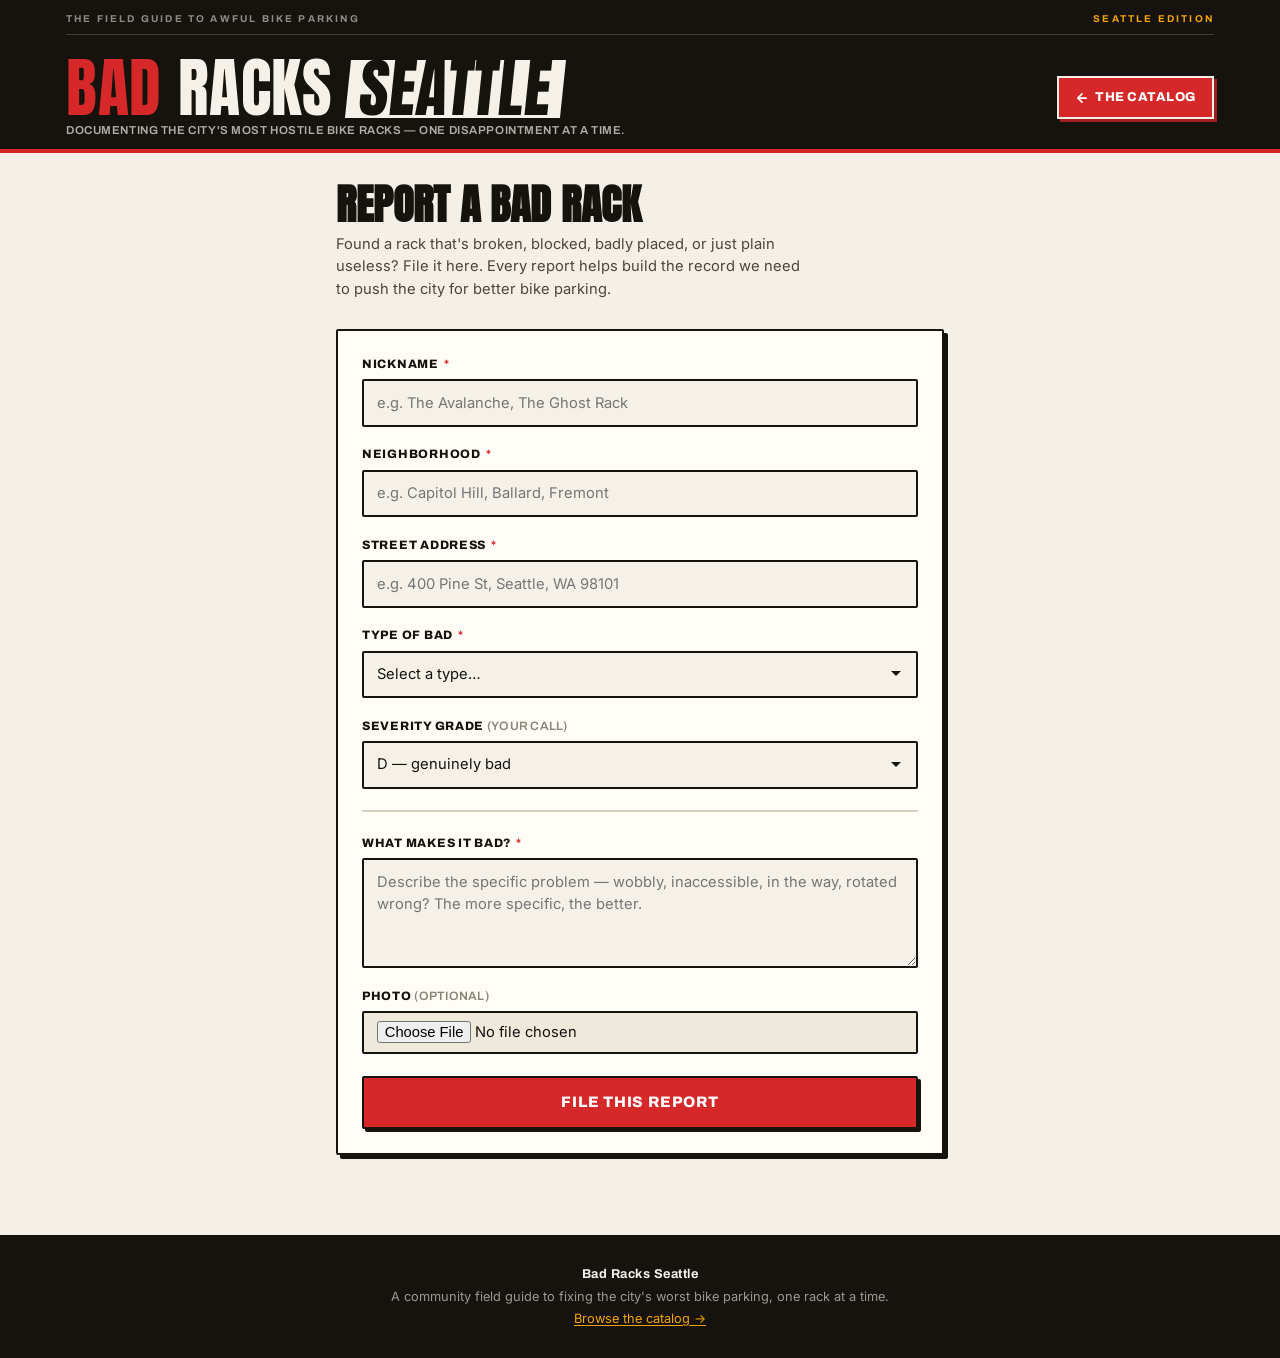
<file: submit.html>
<!DOCTYPE html>
<html lang="en">
<head>
  <meta charset="UTF-8" />
  <meta name="viewport" content="width=device-width, initial-scale=1.0" />
  <meta name="description" content="Report a bad bike rack to the Bad Racks Seattle field guide." />
  <meta name="theme-color" content="#16130f" />
  <title>Report a Rack — Bad Racks Seattle</title>

  <link rel="preconnect" href="https://fonts.googleapis.com" />
  <link rel="preconnect" href="https://fonts.gstatic.com" crossorigin />
  <link rel="stylesheet" href="style.css" />
</head>
<body>

  <!-- ── Masthead ── -->
  <header class="masthead">
    <div class="masthead-inner">
      <p class="dateline">
        <span>The Field Guide to Awful Bike Parking</span>
        <span class="edition">Seattle Edition</span>
      </p>
      <div class="nameplate">
        <a href="index.html" aria-label="Bad Racks Seattle — home">
          <h1><span class="bad">Bad</span> Racks <span class="city">Seattle</span></h1>
        </a>
        <p class="tagline">Documenting the city's most hostile bike racks — one disappointment at a time.</p>
      </div>
      <a href="index.html" class="btn-submit-nav" aria-label="Back to the catalog">
        <svg width="14" height="14" viewBox="0 0 24 24" fill="none" stroke="currentColor" stroke-width="3" stroke-linecap="round" stroke-linejoin="round" aria-hidden="true">
          <line x1="19" y1="12" x2="5" y2="12" /><polyline points="12 19 5 12 12 5" />
        </svg>
        The Catalog
      </a>
    </div>
  </header>

  <main class="submit-container">
    <h2 class="page-title">Report a Bad Rack</h2>
    <p class="intro">Found a rack that's broken, blocked, badly placed, or just plain useless? File it here. Every report helps build the record we need to push the city for better bike parking.</p>

    <div id="form-wrapper">
      <form class="form-card" id="submit-form" novalidate>

        <div class="form-group">
          <label for="nickname">Nickname <span class="required" aria-hidden="true">*</span></label>
          <input type="text" id="nickname" name="nickname" required placeholder="e.g. The Avalanche, The Ghost Rack" maxlength="80" autocomplete="off" />
        </div>

        <div class="form-group">
          <label for="neighborhood">Neighborhood <span class="required" aria-hidden="true">*</span></label>
          <input type="text" id="neighborhood" name="neighborhood" required placeholder="e.g. Capitol Hill, Ballard, Fremont" maxlength="80" autocomplete="off" />
        </div>

        <div class="form-group">
          <label for="address">Street Address <span class="required" aria-hidden="true">*</span></label>
          <input type="text" id="address" name="address" required placeholder="e.g. 400 Pine St, Seattle, WA 98101" maxlength="200" autocomplete="street-address" />
        </div>

        <div class="form-group">
          <label for="type">Type of Bad <span class="required" aria-hidden="true">*</span></label>
          <select id="type" name="type" required>
            <option value="" disabled selected>Select a type…</option>
            <option value="Wave Rack">Wave Rack — slides bikes into each other</option>
            <option value="Staple Too Loose">Staple Too Loose — wobbly or badly anchored</option>
            <option value="Wrong Orientation">Wrong Orientation — installed sideways or backwards</option>
            <option value="Blocked">Blocked — obstructed by signs, furniture, or vehicles</option>
            <option value="Inaccessible">Inaccessible — locked gate, wrong hours, unreachable</option>
            <option value="Sidewalk Obstacle">Sidewalk Obstacle — blocks pedestrian flow</option>
            <option value="Other">Other</option>
          </select>
        </div>

        <div class="form-group">
          <label for="grade">Severity Grade <span class="opt">(your call)</span></label>
          <select id="grade" name="grade">
            <option value="C-">C- — mildly annoying</option>
            <option value="D" selected>D — genuinely bad</option>
            <option value="D-">D- — barely usable</option>
            <option value="F">F — actively hostile</option>
          </select>
        </div>

        <hr class="form-divider" />

        <div class="form-group">
          <label for="description">What makes it bad? <span class="required" aria-hidden="true">*</span></label>
          <textarea id="description" name="description" required placeholder="Describe the specific problem — wobbly, inaccessible, in the way, rotated wrong? The more specific, the better." maxlength="1000"></textarea>
        </div>

        <div class="form-group">
          <label for="photo">Photo <span class="opt">(optional)</span></label>
          <input type="file" id="photo" name="photo" accept="image/*" capture="environment" />
        </div>

        <button type="submit" class="btn-submit-form">File This Report</button>
      </form>
    </div>

    <div id="thanks-message" role="alert" aria-live="polite">
      <div class="thanks-icon" aria-hidden="true">🚲</div>
      <h3>Report filed</h3>
      <p>We got it. We'll review your submission and add it to the catalog soon. Seattle's cyclists thank you.</p>
      <a href="index.html" class="btn-back">
        <svg width="14" height="14" viewBox="0 0 24 24" fill="none" stroke="currentColor" stroke-width="2.5" stroke-linecap="round" stroke-linejoin="round" aria-hidden="true">
          <line x1="19" y1="12" x2="5" y2="12" /><polyline points="12 19 5 12 12 5" />
        </svg>
        Back to the Catalog
      </a>
    </div>
  </main>

  <footer class="site-footer">
    <p><strong>Bad Racks Seattle</strong></p>
    <p>A community field guide to fixing the city's worst bike parking, one rack at a time.</p>
    <p><a href="index.html">Browse the catalog →</a></p>
  </footer>

  <script>
    (function () {
      var form = document.getElementById('submit-form');
      var wrapper = document.getElementById('form-wrapper');
      var thanks = document.getElementById('thanks-message');

      form.addEventListener('submit', function (e) {
        e.preventDefault();
        var required = form.querySelectorAll('[required]');
        var ok = true;
        required.forEach(function (field) {
          if (!field.value.trim()) {
            ok = false;
            field.style.boxShadow = '0 0 0 2px var(--accent)';
            field.addEventListener('input', function () { field.style.boxShadow = ''; }, { once: true });
          }
        });
        if (!ok) { required[0].focus(); return; }

        wrapper.style.display = 'none';
        thanks.style.display = 'block';
        window.scrollTo({ top: 0, behavior: 'smooth' });
      });
    })();
  </script>

</body>
</html>
</file>
<file: style.css>
/* ===================================================================
   Bad Racks Seattle — editorial / civic-zine theme
   Type: Anton (display), Archivo (headlines), Inter (body)
   =================================================================== */

@import url('https://fonts.googleapis.com/css2?family=Anton&family=Archivo:wght@500;600;700;800&family=Inter:wght@400;500;600;700&display=swap');

/* ── Custom properties ── */
:root {
  --paper:        #f5f1e8;   /* newsprint background */
  --paper-2:      #efe9dc;   /* slightly darker panel */
  --card:         #fffdf7;   /* card stock */
  --ink:          #16130f;   /* near-black */
  --ink-soft:     #4a463e;   /* muted ink */
  --ink-faint:    #8a8478;   /* faintest text */
  --accent:       #d62828;   /* alarm red */
  --accent-dark:  #a31f1f;
  --amber:        #f4a300;   /* caution */
  --rule:         #16130f;   /* heavy rule color */
  --hairline:     #d8d0bf;   /* light divider */

  --grade-f:      #d62828;
  --grade-d:      #e8590c;
  --grade-c:      #c79100;

  --shadow:       4px 4px 0 var(--ink);
  --shadow-sm:    3px 3px 0 var(--ink);
  --radius:       2px;
  --t:            .18s ease;

  --maxw:         1180px;
}

/* ── Reset ── */
*, *::before, *::after { box-sizing: border-box; margin: 0; padding: 0; }

html { -webkit-text-size-adjust: 100%; }

body {
  font-family: 'Inter', system-ui, -apple-system, sans-serif;
  font-size: 16px;
  line-height: 1.55;
  color: var(--ink);
  background: var(--paper);
  background-image:
    repeating-linear-gradient(0deg, rgba(0,0,0,.012) 0 1px, transparent 1px 3px);
  min-height: 100vh;
  display: flex;
  flex-direction: column;
  -webkit-font-smoothing: antialiased;
}

img, svg { display: block; max-width: 100%; }
a { color: inherit; text-decoration: none; }
button, input, select, textarea { font: inherit; color: inherit; }

/* ── Masthead ── */
.masthead {
  background: var(--ink);
  color: var(--paper);
  border-bottom: 4px solid var(--accent);
}

.masthead-inner {
  max-width: var(--maxw);
  margin: 0 auto;
  padding: .7rem 1rem .85rem;
  display: flex;
  align-items: flex-end;
  justify-content: space-between;
  gap: 1rem;
  flex-wrap: wrap;
}

.dateline {
  width: 100%;
  display: flex;
  justify-content: space-between;
  align-items: center;
  font-family: 'Archivo', sans-serif;
  font-size: .62rem;
  font-weight: 700;
  letter-spacing: .22em;
  text-transform: uppercase;
  color: rgba(245,241,232,.55);
  border-bottom: 1px solid rgba(245,241,232,.18);
  padding-bottom: .45rem;
  margin-bottom: .55rem;
}
.dateline .edition { color: var(--amber); }

.nameplate { line-height: .9; }
.nameplate a { display: block; }
.nameplate h1 {
  font-family: 'Anton', sans-serif;
  font-weight: 400;
  font-size: clamp(2.1rem, 9vw, 4rem);
  letter-spacing: .01em;
  text-transform: uppercase;
}
.nameplate h1 .bad { color: var(--accent); }
.nameplate h1 .city {
  display: inline-block;
  background: var(--paper);
  color: var(--ink);
  padding: 0 .18em;
  transform: skew(-6deg);
}
.tagline {
  font-family: 'Archivo', sans-serif;
  font-size: .72rem;
  font-weight: 600;
  letter-spacing: .05em;
  color: rgba(245,241,232,.7);
  margin-top: .5rem;
  text-transform: uppercase;
}

.btn-submit-nav {
  display: inline-flex;
  align-items: center;
  gap: .4rem;
  background: var(--accent);
  color: #fff;
  font-family: 'Archivo', sans-serif;
  font-size: .8rem;
  font-weight: 800;
  letter-spacing: .04em;
  text-transform: uppercase;
  padding: .6rem 1rem;
  border: 2px solid var(--paper);
  box-shadow: 3px 3px 0 var(--accent-dark);
  cursor: pointer;
  transition: transform var(--t), box-shadow var(--t);
  white-space: nowrap;
  align-self: center;
}
.btn-submit-nav:hover { transform: translate(-1px,-1px); box-shadow: 4px 4px 0 var(--accent-dark); }
.btn-submit-nav:active { transform: translate(2px,2px); box-shadow: 1px 1px 0 var(--accent-dark); }

/* ── Toolbar (search + view toggle + chips) ── */
.toolbar {
  position: sticky;
  top: 0;
  z-index: 500;
  background: var(--paper-2);
  border-bottom: 3px solid var(--ink);
}
.toolbar-inner {
  max-width: var(--maxw);
  margin: 0 auto;
  padding: .75rem 1rem;
}

.toolbar-row {
  display: flex;
  gap: .6rem;
  align-items: stretch;
}

.search-wrapper { position: relative; flex: 1; }
.search-icon {
  position: absolute; left: .8rem; top: 50%; transform: translateY(-50%);
  width: 18px; height: 18px; color: var(--ink-faint); pointer-events: none;
}
#search-input {
  width: 100%;
  padding: .65rem .8rem .65rem 2.5rem;
  background: var(--card);
  border: 2px solid var(--ink);
  border-radius: var(--radius);
  font-size: .92rem;
  font-weight: 500;
  outline: none;
  transition: box-shadow var(--t);
}
#search-input::placeholder { color: var(--ink-faint); }
#search-input:focus { box-shadow: var(--shadow-sm); }

/* view toggle */
.view-toggle {
  display: inline-flex;
  border: 2px solid var(--ink);
  border-radius: var(--radius);
  overflow: hidden;
  background: var(--card);
  flex-shrink: 0;
}
.view-toggle button {
  display: inline-flex; align-items: center; gap: .35rem;
  padding: 0 .85rem;
  font-family: 'Archivo', sans-serif;
  font-size: .78rem; font-weight: 700; letter-spacing: .03em;
  text-transform: uppercase;
  background: transparent; border: none; cursor: pointer;
  color: var(--ink-soft);
  transition: background var(--t), color var(--t);
}
.view-toggle button + button { border-left: 2px solid var(--ink); }
.view-toggle button svg { width: 16px; height: 16px; }
.view-toggle button[aria-pressed="true"] { background: var(--ink); color: var(--paper); }
.view-toggle .label-text { display: none; }

/* filter chips */
.chips {
  display: flex;
  gap: .45rem;
  margin-top: .7rem;
  overflow-x: auto;
  padding-bottom: .15rem;
  -webkit-overflow-scrolling: touch;
  scrollbar-width: none;
}
.chips::-webkit-scrollbar { display: none; }
.chip {
  flex-shrink: 0;
  font-family: 'Archivo', sans-serif;
  font-size: .74rem; font-weight: 700; letter-spacing: .02em;
  text-transform: uppercase;
  padding: .38rem .8rem;
  background: var(--card);
  border: 2px solid var(--ink);
  border-radius: 999px;
  cursor: pointer;
  white-space: nowrap;
  transition: background var(--t), color var(--t), transform var(--t);
}
.chip:hover { transform: translateY(-1px); }
.chip[aria-pressed="true"] { background: var(--ink); color: var(--paper); }
.chip .chip-count { opacity: .55; margin-left: .3rem; font-weight: 600; }

/* ── Main ── */
.main-content {
  flex: 1;
  max-width: var(--maxw);
  width: 100%;
  margin: 0 auto;
  padding: 1.25rem 1rem 3rem;
}

.results-bar {
  display: flex;
  align-items: baseline;
  justify-content: space-between;
  gap: .5rem;
  border-bottom: 2px solid var(--ink);
  padding-bottom: .5rem;
  margin-bottom: 1.25rem;
}
.rack-count {
  font-family: 'Archivo', sans-serif;
  font-size: .8rem; font-weight: 700; letter-spacing: .05em;
  text-transform: uppercase; color: var(--ink-soft);
}
.rack-count strong { color: var(--accent); }
.section-kicker {
  font-family: 'Archivo', sans-serif;
  font-size: .68rem; font-weight: 800; letter-spacing: .18em;
  text-transform: uppercase; color: var(--ink-faint);
}

/* ── Grid ── */
.rack-grid {
  display: grid;
  grid-template-columns: 1fr;
  gap: 1.25rem;
}
@media (min-width: 620px)  { .rack-grid { grid-template-columns: repeat(2, 1fr); } }
@media (min-width: 1000px) { .rack-grid { grid-template-columns: repeat(3, 1fr); } }

/* ── Card ── */
.rack-card {
  background: var(--card);
  border: 2px solid var(--ink);
  border-radius: var(--radius);
  box-shadow: var(--shadow);
  display: flex;
  flex-direction: column;
  overflow: hidden;
  transition: transform var(--t), box-shadow var(--t);
}
.rack-card:hover { transform: translate(-2px,-2px); box-shadow: 6px 6px 0 var(--ink); }

/* card hero = static map thumbnail with overlaid pin */
.card-map {
  position: relative;
  height: 150px;
  overflow: hidden;
  background: var(--paper-2);
  border-bottom: 2px solid var(--ink);
}
.card-tile {
  width: 100%;
  height: 100%;
  object-fit: cover;
  display: block;
  background: var(--paper-2);
}
/* fallback shown only if the map image fails to load */
.map-fallback {
  position: absolute; inset: 0;
  display: none;
  flex-direction: column; align-items: center; justify-content: center; gap: .15rem;
  background:
    repeating-linear-gradient(45deg, var(--paper-2) 0 10px, var(--paper) 10px 20px);
  text-align: center; padding: .5rem;
}
.map-fallback .mf-hood {
  font-family: 'Archivo', sans-serif; font-weight: 800; font-size: .95rem;
  text-transform: uppercase; letter-spacing: .03em; color: var(--ink);
}
.map-fallback .mf-coord {
  font-family: 'Archivo', sans-serif; font-size: .68rem; font-weight: 600;
  letter-spacing: .06em; color: var(--ink-faint);
}
.card-map.map-failed .card-tile,
.card-map.map-failed .map-pin { display: none; }
.card-map.map-failed .map-fallback { display: flex; }

/* center pin marking the rack's exact location */
.map-pin {
  position: absolute; left: 50%; top: 50%;
  transform: translate(-50%, -100%);
  width: 30px; height: 30px;
  color: var(--accent);
  filter: drop-shadow(0 2px 2px rgba(0,0,0,.35));
  pointer-events: none;
}
.map-pin svg { width: 100%; height: 100%; }

/* grade stamp overlaid on hero */
.grade-stamp {
  position: absolute;
  top: .55rem; left: .55rem;
  z-index: 600;             /* above leaflet panes */
  width: 46px; height: 46px;
  display: flex; align-items: center; justify-content: center;
  font-family: 'Anton', sans-serif;
  font-size: 1.45rem;
  color: #fff;
  background: var(--grade-f);
  border: 2px solid var(--ink);
  border-radius: 50%;
  box-shadow: var(--shadow-sm);
  transform: rotate(-8deg);
  letter-spacing: .02em;
}
.grade-stamp[data-g="D"] { background: var(--grade-d); }
.grade-stamp[data-g="C"] { background: var(--grade-c); }

/* card body */
.card-body { padding: .85rem .9rem 1rem; display: flex; flex-direction: column; flex: 1; }

.badge {
  align-self: flex-start;
  font-family: 'Archivo', sans-serif;
  font-size: .64rem; font-weight: 800; letter-spacing: .1em;
  text-transform: uppercase;
  padding: .25rem .55rem;
  background: var(--amber);
  color: var(--ink);
  border: 1.5px solid var(--ink);
  border-radius: var(--radius);
  margin-bottom: .5rem;
}

.card-title {
  font-family: 'Archivo', sans-serif;
  font-weight: 800;
  font-size: 1.35rem;
  line-height: 1.05;
  letter-spacing: -.01em;
  margin-bottom: .4rem;
}

.card-location {
  font-size: .8rem;
  color: var(--ink-soft);
  display: flex;
  align-items: baseline;
  gap: .35rem;
  margin-bottom: .55rem;
}
.card-location .pin { color: var(--accent); flex-shrink: 0; }
.card-location .neighborhood { font-weight: 700; color: var(--ink); }
.card-location .address { color: var(--ink-faint); }

.card-description {
  font-size: .9rem;
  line-height: 1.5;
  color: var(--ink-soft);
  flex-grow: 1;
  padding-top: .15rem;
}

.card-actions { margin-top: .85rem; }
.btn-map {
  display: flex; align-items: center; justify-content: center; gap: .4rem;
  width: 100%;
  padding: .6rem;
  font-family: 'Archivo', sans-serif;
  font-size: .8rem; font-weight: 800; letter-spacing: .05em; text-transform: uppercase;
  background: var(--ink);
  color: var(--paper);
  border: 2px solid var(--ink);
  border-radius: var(--radius);
  cursor: pointer;
  transition: background var(--t), color var(--t);
}
.btn-map svg { width: 15px; height: 15px; }
.btn-map:hover { background: var(--accent); border-color: var(--accent); color: #fff; }

/* ── Map view ── */
#map-view { display: none; }
#map-view.active { display: block; }
.rack-grid.hidden { display: none; }

#fullmap {
  height: min(72vh, 640px);
  width: 100%;
  border: 2px solid var(--ink);
  border-radius: var(--radius);
  box-shadow: var(--shadow);
  background: var(--paper-2);
}
.map-unavailable {
  height: 100%;
  display: flex; align-items: center; justify-content: center;
  text-align: center; padding: 2rem;
  font-size: .95rem; color: var(--ink-soft);
}

/* leaflet popup styled to match */
.leaflet-popup-content-wrapper {
  border-radius: var(--radius);
  border: 2px solid var(--ink);
  box-shadow: var(--shadow-sm);
}
.leaflet-popup-content { margin: .6rem .8rem; }
.popup-grade {
  font-family: 'Anton', sans-serif;
  font-size: 1rem; color: #fff; background: var(--accent);
  padding: 0 .35rem; border-radius: 2px; margin-right: .35rem;
}
.popup-title { font-family: 'Archivo', sans-serif; font-weight: 800; font-size: 1rem; }
.popup-type { font-size: .75rem; color: var(--ink-soft); text-transform: uppercase; letter-spacing: .05em; font-weight: 600; margin-top: .2rem; }
.popup-link { display:inline-block; margin-top:.4rem; font-weight:700; color: var(--accent); text-decoration: underline; }

/* custom marker pin (divIcon) */
.rack-pin {
  width: 26px; height: 26px;
  display: flex; align-items: center; justify-content: center;
  font-family: 'Anton', sans-serif; font-size: .8rem; color:#fff;
  background: var(--accent);
  border: 2px solid var(--ink);
  border-radius: 50% 50% 50% 0;
  transform: rotate(-45deg);
  box-shadow: 1px 1px 0 rgba(0,0,0,.3);
}
.rack-pin span { transform: rotate(45deg); }
.rack-pin[data-g="D"] { background: var(--grade-d); }
.rack-pin[data-g="C"] { background: var(--grade-c); }

/* ── No results ── */
.no-results {
  grid-column: 1 / -1;
  text-align: center;
  padding: 3.5rem 1.5rem;
  border: 2px dashed var(--ink);
  border-radius: var(--radius);
}
.no-results .big {
  font-family: 'Anton', sans-serif; font-size: 1.6rem; text-transform: uppercase; margin-bottom: .3rem;
}
.no-results p { color: var(--ink-soft); font-size: .9rem; }
.no-results button {
  margin-top: 1rem;
  font-family: 'Archivo', sans-serif; font-weight: 800; font-size: .78rem;
  text-transform: uppercase; letter-spacing: .05em;
  padding: .5rem 1rem; background: var(--ink); color: var(--paper);
  border: 2px solid var(--ink); border-radius: var(--radius); cursor: pointer;
}

/* ── Footer ── */
.site-footer {
  background: var(--ink);
  color: rgba(245,241,232,.6);
  padding: 1.75rem 1rem;
  margin-top: auto;
  text-align: center;
  font-size: .8rem;
  line-height: 1.7;
}
.site-footer strong { color: var(--paper); font-family: 'Archivo', sans-serif; letter-spacing: .04em; }
.site-footer a { color: var(--amber); text-decoration: underline; text-underline-offset: 2px; }
.site-footer .attrib { display:block; margin-top:.6rem; font-size:.68rem; color: rgba(245,241,232,.4); }

/* ===================================================================
   Submit page
   =================================================================== */
.submit-container { max-width: 640px; margin: 2rem auto; padding: 0 1rem 3rem; width: 100%; }
.submit-container .page-title {
  font-family: 'Anton', sans-serif; font-size: clamp(1.8rem, 7vw, 2.6rem);
  text-transform: uppercase; line-height: .95; margin-bottom: .5rem;
}
.submit-container .intro { color: var(--ink-soft); font-size: .92rem; margin-bottom: 1.75rem; max-width: 52ch; }

.form-card {
  background: var(--card);
  border: 2px solid var(--ink);
  border-radius: var(--radius);
  box-shadow: var(--shadow);
  padding: 1.5rem;
}
.form-group { display: flex; flex-direction: column; gap: .35rem; margin-bottom: 1.15rem; }
.form-group:last-of-type { margin-bottom: 0; }
.form-group label {
  font-family: 'Archivo', sans-serif; font-size: .76rem; font-weight: 800;
  letter-spacing: .06em; text-transform: uppercase;
}
.form-group label .required { color: var(--accent); margin-left: 2px; }
.form-group label .opt { color: var(--ink-faint); font-weight: 600; letter-spacing: .02em; }

.form-group input[type="text"],
.form-group input[type="file"],
.form-group textarea,
.form-group select {
  width: 100%;
  padding: .65rem .8rem;
  background: var(--paper);
  border: 2px solid var(--ink);
  border-radius: var(--radius);
  font-size: .92rem;
  outline: none;
  transition: box-shadow var(--t), background var(--t);
  -webkit-appearance: none; appearance: none;
}
.form-group input[type="file"] { padding: .5rem .8rem; cursor: pointer; background: var(--paper-2); }
.form-group select {
  background-image: url("data:image/svg+xml,%3Csvg xmlns='http://www.w3.org/2000/svg' width='12' height='12' viewBox='0 0 12 12'%3E%3Cpath fill='%2316130f' d='M6 8 1 3h10z'/%3E%3C/svg%3E");
  background-repeat: no-repeat; background-position: right .85rem center; padding-right: 2.4rem;
}
.form-group textarea { resize: vertical; min-height: 110px; }
.form-group input:focus, .form-group textarea:focus, .form-group select:focus {
  background: #fff; box-shadow: var(--shadow-sm);
}
.form-divider { border: none; border-top: 2px solid var(--hairline); margin: 1.35rem 0; }

.btn-submit-form {
  display: block; width: 100%;
  margin-top: 1.4rem;
  padding: .8rem;
  font-family: 'Archivo', sans-serif; font-size: .95rem; font-weight: 800;
  letter-spacing: .05em; text-transform: uppercase;
  background: var(--accent); color: #fff;
  border: 2px solid var(--ink); border-radius: var(--radius);
  box-shadow: var(--shadow-sm); cursor: pointer;
  transition: transform var(--t), box-shadow var(--t);
}
.btn-submit-form:hover { transform: translate(-1px,-1px); box-shadow: var(--shadow); }
.btn-submit-form:active { transform: translate(2px,2px); box-shadow: 1px 1px 0 var(--ink); }

#thanks-message {
  display: none; text-align: center; padding: 2.5rem 1.5rem;
  background: var(--card); border: 2px solid var(--ink); border-radius: var(--radius); box-shadow: var(--shadow);
}
.thanks-icon { font-size: 2.75rem; margin-bottom: .75rem; }
#thanks-message h3 { font-family: 'Anton', sans-serif; font-size: 1.6rem; text-transform: uppercase; margin-bottom: .4rem; }
#thanks-message p { color: var(--ink-soft); font-size: .9rem; margin-bottom: 1.4rem; }
.btn-back {
  display: inline-flex; align-items: center; gap: .4rem;
  font-family: 'Archivo', sans-serif; font-weight: 800; font-size: .8rem;
  letter-spacing: .05em; text-transform: uppercase;
  background: var(--ink); color: var(--paper);
  padding: .6rem 1.1rem; border: 2px solid var(--ink); border-radius: var(--radius);
}
.btn-back svg { width: 14px; height: 14px; }

/* ── Responsive niceties ── */
@media (min-width: 620px) {
  .view-toggle .label-text { display: inline; }
}
@media (max-width: 380px) {
  .nameplate h1 { font-size: 2rem; }
  .btn-submit-nav { font-size: .72rem; padding: .5rem .75rem; }
}

@media (prefers-reduced-motion: reduce) {
  * { transition: none !important; }
}
</file>
